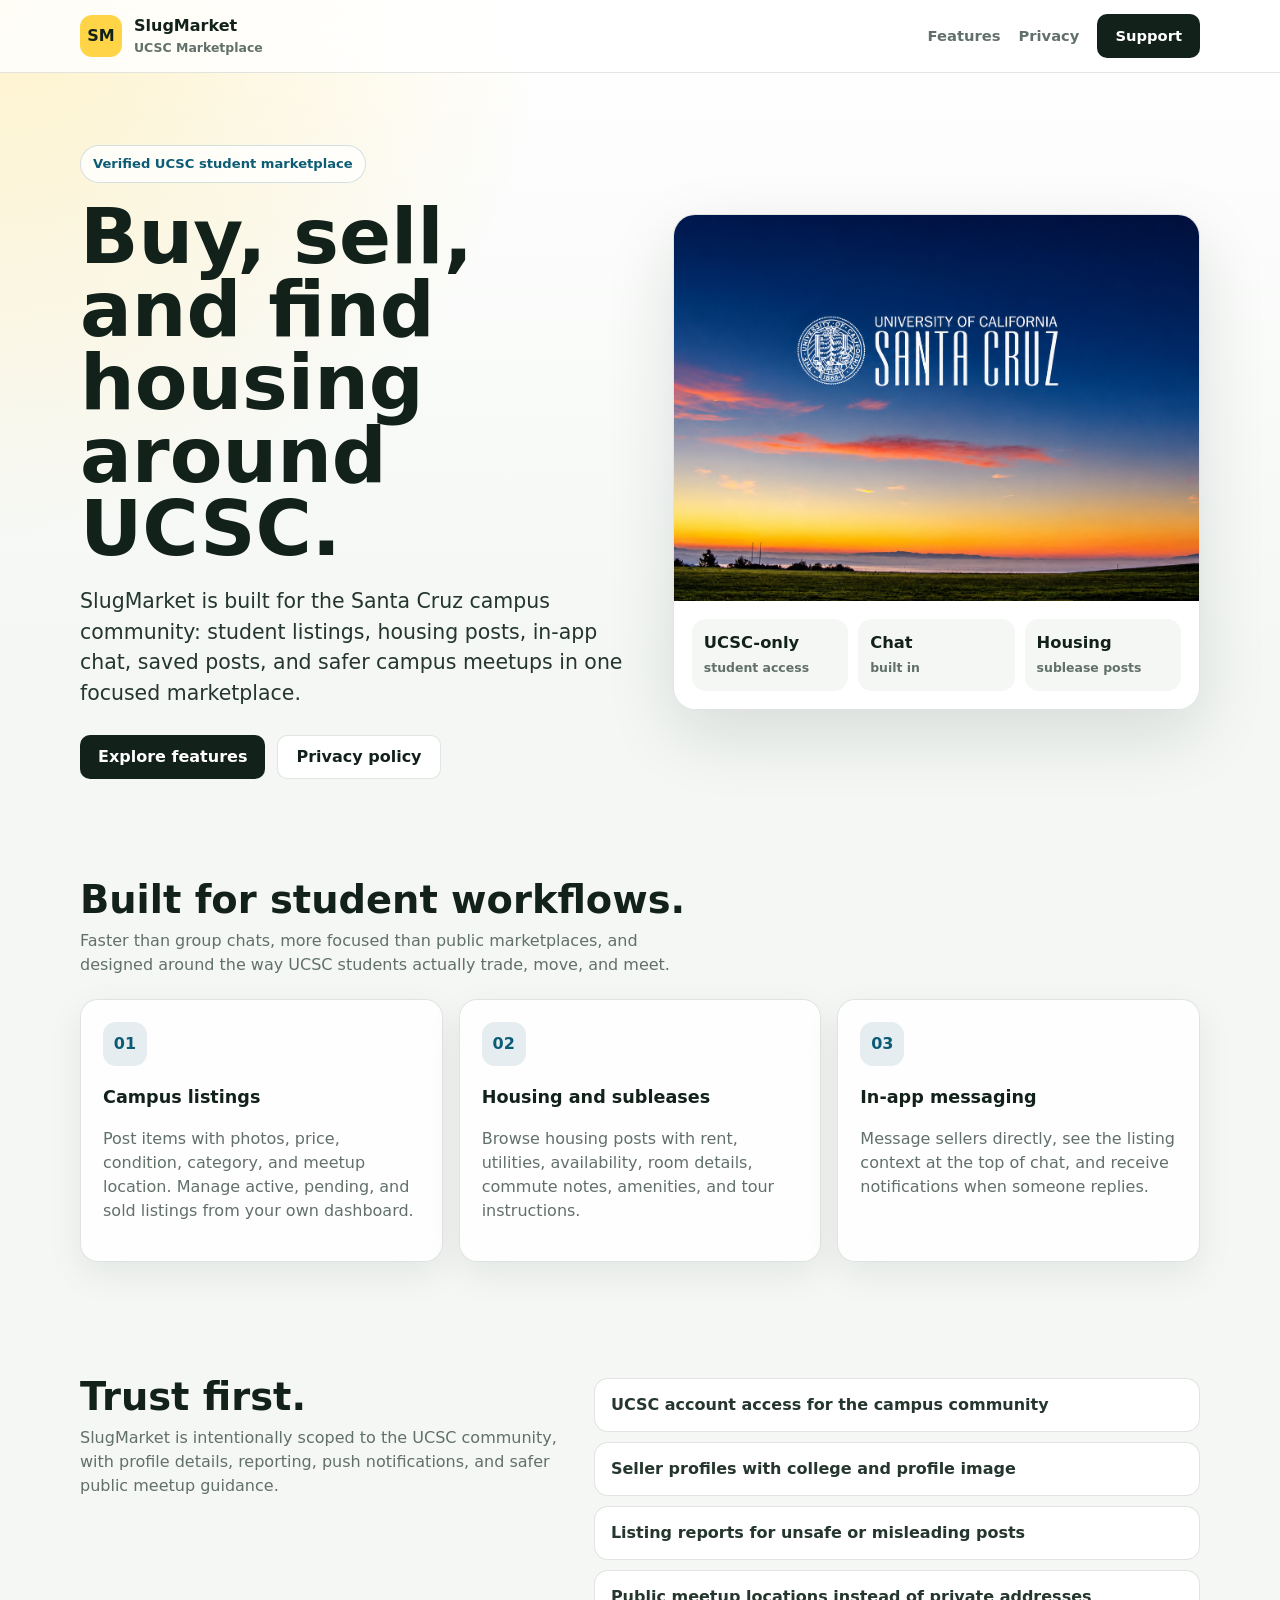
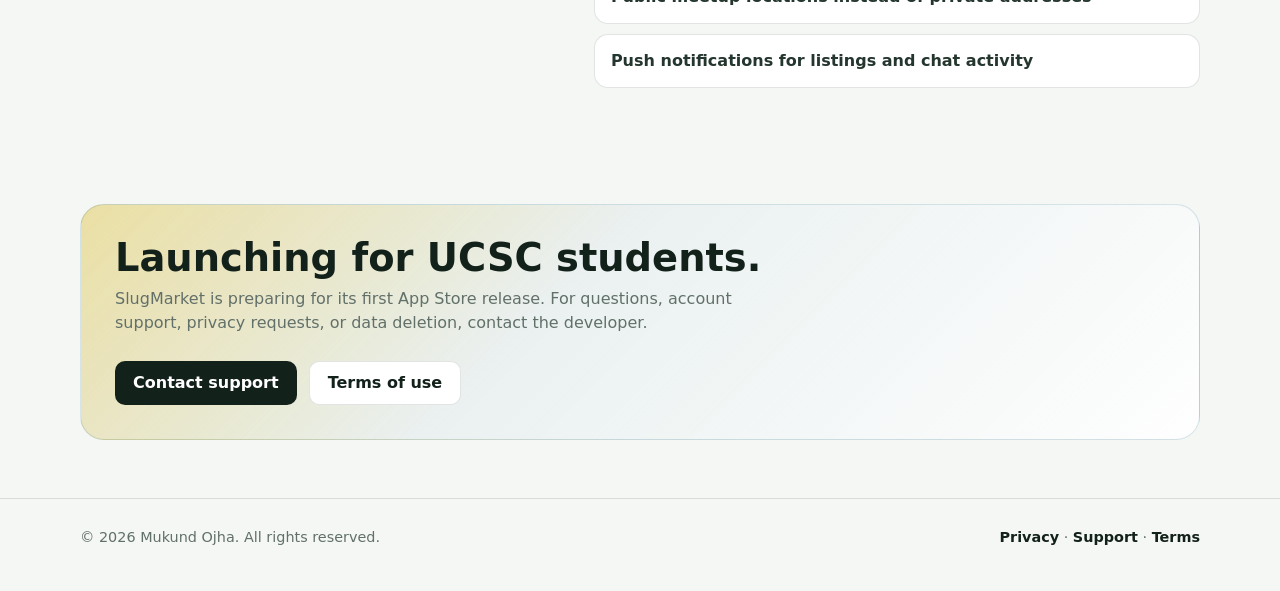
<file: index.html>
<!doctype html>
<html lang="en">
  <head>
    <meta charset="utf-8">
    <meta name="viewport" content="width=device-width, initial-scale=1">
    <title>SlugMarket | UCSC Student Marketplace</title>
    <meta
      name="description"
      content="SlugMarket is a UCSC-only marketplace where students can buy, sell, find housing, and message safely inside the campus community."
    >
    <link rel="stylesheet" href="./styles.css">
  </head>
  <body>
    <nav class="nav">
      <div class="shell nav-inner">
        <a class="brand" href="./index.html" aria-label="SlugMarket home">
          <span class="brand-mark">SM</span>
          <span class="brand-text">
            <span class="brand-title">SlugMarket</span>
            <span class="brand-subtitle">UCSC Marketplace</span>
          </span>
        </a>
        <div class="nav-links">
          <a href="#features">Features</a>
          <a href="./privacy.html">Privacy</a>
          <a class="button" href="./support.html">Support</a>
        </div>
      </div>
    </nav>

    <main>
      <section class="hero">
        <div class="shell hero-grid">
          <div>
            <span class="eyebrow">Verified UCSC student marketplace</span>
            <h1>Buy, sell, and find housing around UCSC.</h1>
            <p class="lead">
              SlugMarket is built for the Santa Cruz campus community: student listings,
              housing posts, in-app chat, saved posts, and safer campus meetups in one
              focused marketplace.
            </p>
            <div class="hero-actions">
              <a class="button" href="#features">Explore features</a>
              <a class="button secondary" href="./privacy.html">Privacy policy</a>
            </div>
          </div>

          <article class="hero-card" aria-label="SlugMarket campus preview">
            <img
              class="hero-image"
              src="./assets/slugmarket-header.png"
              alt="UCSC campus themed SlugMarket header"
            >
            <div class="hero-card-footer">
              <div class="stats">
                <div class="stat">
                  <strong>UCSC-only</strong>
                  <span>student access</span>
                </div>
                <div class="stat">
                  <strong>Chat</strong>
                  <span>built in</span>
                </div>
                <div class="stat">
                  <strong>Housing</strong>
                  <span>sublease posts</span>
                </div>
              </div>
            </div>
          </article>
        </div>
      </section>

      <section id="features" class="section">
        <div class="shell">
          <div class="section-header">
            <div>
              <h2>Built for student workflows.</h2>
              <p class="section-copy">
                Faster than group chats, more focused than public marketplaces, and
                designed around the way UCSC students actually trade, move, and meet.
              </p>
            </div>
          </div>

          <div class="cards">
            <article class="card">
              <div class="card-icon">01</div>
              <h3>Campus listings</h3>
              <p>
                Post items with photos, price, condition, category, and meetup location.
                Manage active, pending, and sold listings from your own dashboard.
              </p>
            </article>
            <article class="card">
              <div class="card-icon">02</div>
              <h3>Housing and subleases</h3>
              <p>
                Browse housing posts with rent, utilities, availability, room details,
                commute notes, amenities, and tour instructions.
              </p>
            </article>
            <article class="card">
              <div class="card-icon">03</div>
              <h3>In-app messaging</h3>
              <p>
                Message sellers directly, see the listing context at the top of chat,
                and receive notifications when someone replies.
              </p>
            </article>
          </div>
        </div>
      </section>

      <section class="section">
        <div class="shell split">
          <div>
            <h2>Trust first.</h2>
            <p class="section-copy">
              SlugMarket is intentionally scoped to the UCSC community, with profile
              details, reporting, push notifications, and safer public meetup guidance.
            </p>
          </div>
          <ul class="feature-list">
            <li>UCSC account access for the campus community</li>
            <li>Seller profiles with college and profile image</li>
            <li>Listing reports for unsafe or misleading posts</li>
            <li>Public meetup locations instead of private addresses</li>
            <li>Push notifications for listings and chat activity</li>
          </ul>
        </div>
      </section>

      <section class="section">
        <div class="shell cta">
          <h2>Launching for UCSC students.</h2>
          <p class="section-copy">
            SlugMarket is preparing for its first App Store release. For questions,
            account support, privacy requests, or data deletion, contact the developer.
          </p>
          <div class="hero-actions">
            <a class="button" href="./support.html">Contact support</a>
            <a class="button secondary" href="./terms.html">Terms of use</a>
          </div>
        </div>
      </section>
    </main>

    <footer class="footer">
      <div class="shell footer-inner">
        <span>&copy; 2026 Mukund Ojha. All rights reserved.</span>
        <span>
          <a href="./privacy.html">Privacy</a> ·
          <a href="./support.html">Support</a> ·
          <a href="./terms.html">Terms</a>
        </span>
      </div>
    </footer>
  </body>
</html>
</file>
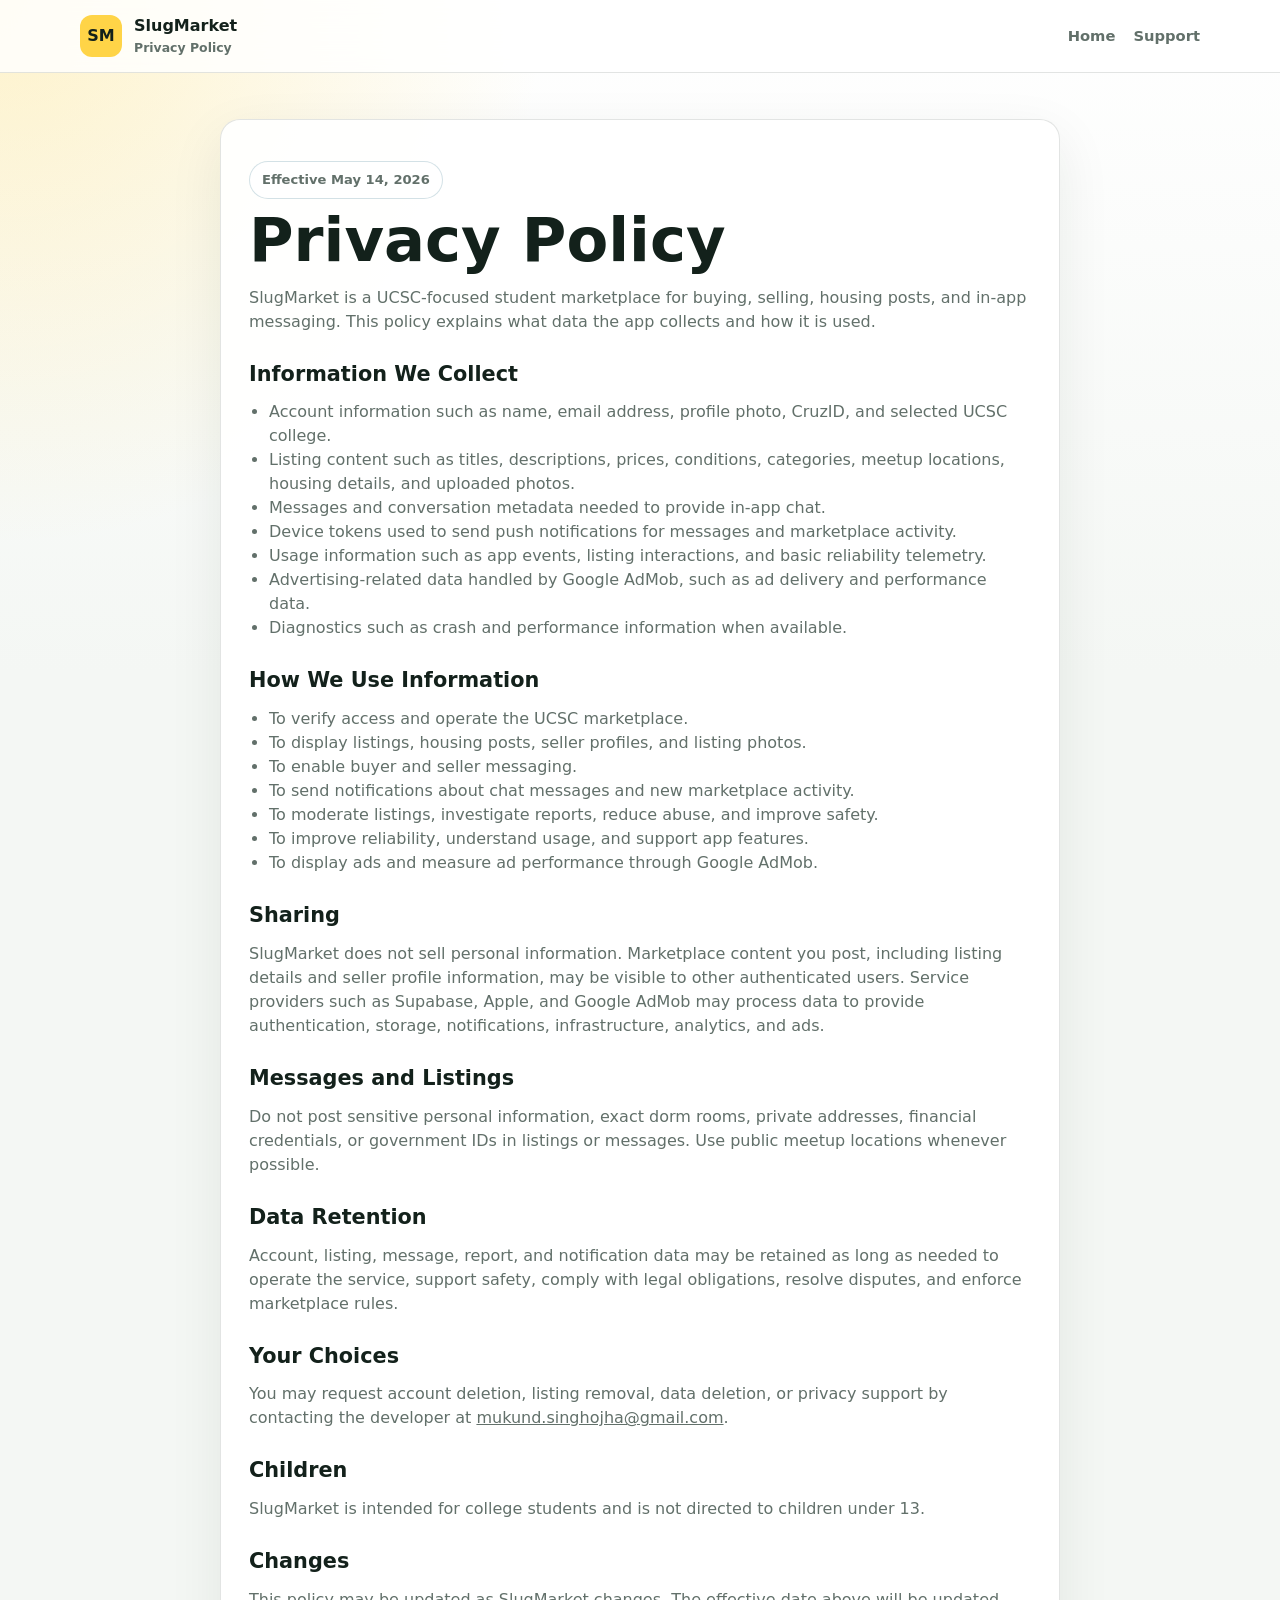
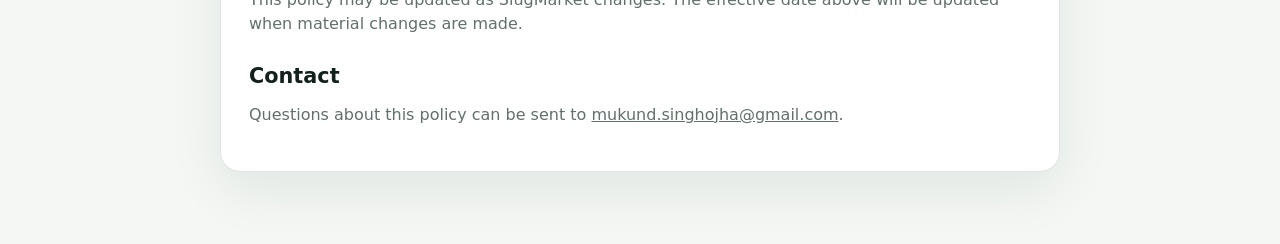
<file: privacy.html>
<!doctype html>
<html lang="en">
  <head>
    <meta charset="utf-8">
    <meta name="viewport" content="width=device-width, initial-scale=1">
    <title>Privacy Policy | SlugMarket</title>
    <meta name="description" content="SlugMarket privacy policy.">
    <link rel="stylesheet" href="./styles.css">
  </head>
  <body>
    <nav class="nav">
      <div class="shell nav-inner">
        <a class="brand" href="./index.html" aria-label="SlugMarket home">
          <span class="brand-mark">SM</span>
          <span class="brand-text">
            <span class="brand-title">SlugMarket</span>
            <span class="brand-subtitle">Privacy Policy</span>
          </span>
        </a>
        <div class="nav-links">
          <a href="./index.html">Home</a>
          <a href="./support.html">Support</a>
        </div>
      </div>
    </nav>

    <main class="page">
      <article class="shell policy">
        <p class="eyebrow">Effective May 14, 2026</p>
        <h1>Privacy Policy</h1>
        <p>
          SlugMarket is a UCSC-focused student marketplace for buying, selling,
          housing posts, and in-app messaging. This policy explains what data the app
          collects and how it is used.
        </p>

        <h2>Information We Collect</h2>
        <ul>
          <li>Account information such as name, email address, profile photo, CruzID, and selected UCSC college.</li>
          <li>Listing content such as titles, descriptions, prices, conditions, categories, meetup locations, housing details, and uploaded photos.</li>
          <li>Messages and conversation metadata needed to provide in-app chat.</li>
          <li>Device tokens used to send push notifications for messages and marketplace activity.</li>
          <li>Usage information such as app events, listing interactions, and basic reliability telemetry.</li>
          <li>Advertising-related data handled by Google AdMob, such as ad delivery and performance data.</li>
          <li>Diagnostics such as crash and performance information when available.</li>
        </ul>

        <h2>How We Use Information</h2>
        <ul>
          <li>To verify access and operate the UCSC marketplace.</li>
          <li>To display listings, housing posts, seller profiles, and listing photos.</li>
          <li>To enable buyer and seller messaging.</li>
          <li>To send notifications about chat messages and new marketplace activity.</li>
          <li>To moderate listings, investigate reports, reduce abuse, and improve safety.</li>
          <li>To improve reliability, understand usage, and support app features.</li>
          <li>To display ads and measure ad performance through Google AdMob.</li>
        </ul>

        <h2>Sharing</h2>
        <p>
          SlugMarket does not sell personal information. Marketplace content you post,
          including listing details and seller profile information, may be visible to
          other authenticated users. Service providers such as Supabase, Apple, and
          Google AdMob may process data to provide authentication, storage,
          notifications, infrastructure, analytics, and ads.
        </p>

        <h2>Messages and Listings</h2>
        <p>
          Do not post sensitive personal information, exact dorm rooms, private
          addresses, financial credentials, or government IDs in listings or messages.
          Use public meetup locations whenever possible.
        </p>

        <h2>Data Retention</h2>
        <p>
          Account, listing, message, report, and notification data may be retained as
          long as needed to operate the service, support safety, comply with legal
          obligations, resolve disputes, and enforce marketplace rules.
        </p>

        <h2>Your Choices</h2>
        <p>
          You may request account deletion, listing removal, data deletion, or privacy
          support by contacting the developer at
          <a href="mailto:mukund.singhojha@gmail.com">mukund.singhojha@gmail.com</a>.
        </p>

        <h2>Children</h2>
        <p>
          SlugMarket is intended for college students and is not directed to children
          under 13.
        </p>

        <h2>Changes</h2>
        <p>
          This policy may be updated as SlugMarket changes. The effective date above
          will be updated when material changes are made.
        </p>

        <h2>Contact</h2>
        <p>
          Questions about this policy can be sent to
          <a href="mailto:mukund.singhojha@gmail.com">mukund.singhojha@gmail.com</a>.
        </p>
      </article>
    </main>
  </body>
</html>
</file>
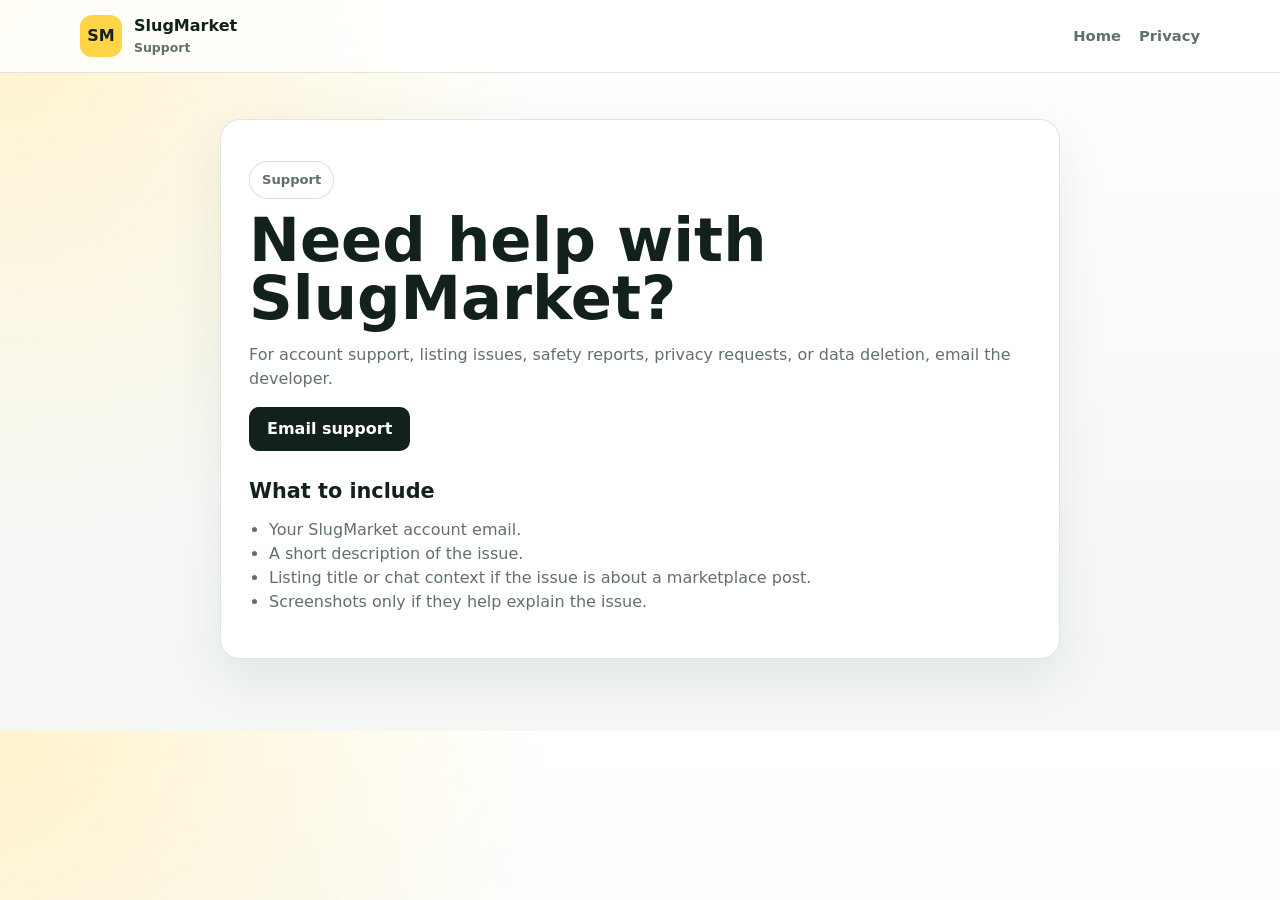
<file: support.html>
<!doctype html>
<html lang="en">
  <head>
    <meta charset="utf-8">
    <meta name="viewport" content="width=device-width, initial-scale=1">
    <title>Support | SlugMarket</title>
    <meta name="description" content="Contact SlugMarket support.">
    <link rel="stylesheet" href="./styles.css">
  </head>
  <body>
    <nav class="nav">
      <div class="shell nav-inner">
        <a class="brand" href="./index.html" aria-label="SlugMarket home">
          <span class="brand-mark">SM</span>
          <span class="brand-text">
            <span class="brand-title">SlugMarket</span>
            <span class="brand-subtitle">Support</span>
          </span>
        </a>
        <div class="nav-links">
          <a href="./index.html">Home</a>
          <a href="./privacy.html">Privacy</a>
        </div>
      </div>
    </nav>

    <main class="page">
      <article class="shell policy">
        <p class="eyebrow">Support</p>
        <h1>Need help with SlugMarket?</h1>
        <p>
          For account support, listing issues, safety reports, privacy requests, or
          data deletion, email the developer.
        </p>
        <p>
          <a class="button" href="mailto:mukund.singhojha@gmail.com">Email support</a>
        </p>

        <h2>What to include</h2>
        <ul>
          <li>Your SlugMarket account email.</li>
          <li>A short description of the issue.</li>
          <li>Listing title or chat context if the issue is about a marketplace post.</li>
          <li>Screenshots only if they help explain the issue.</li>
        </ul>
      </article>
    </main>
  </body>
</html>
</file>
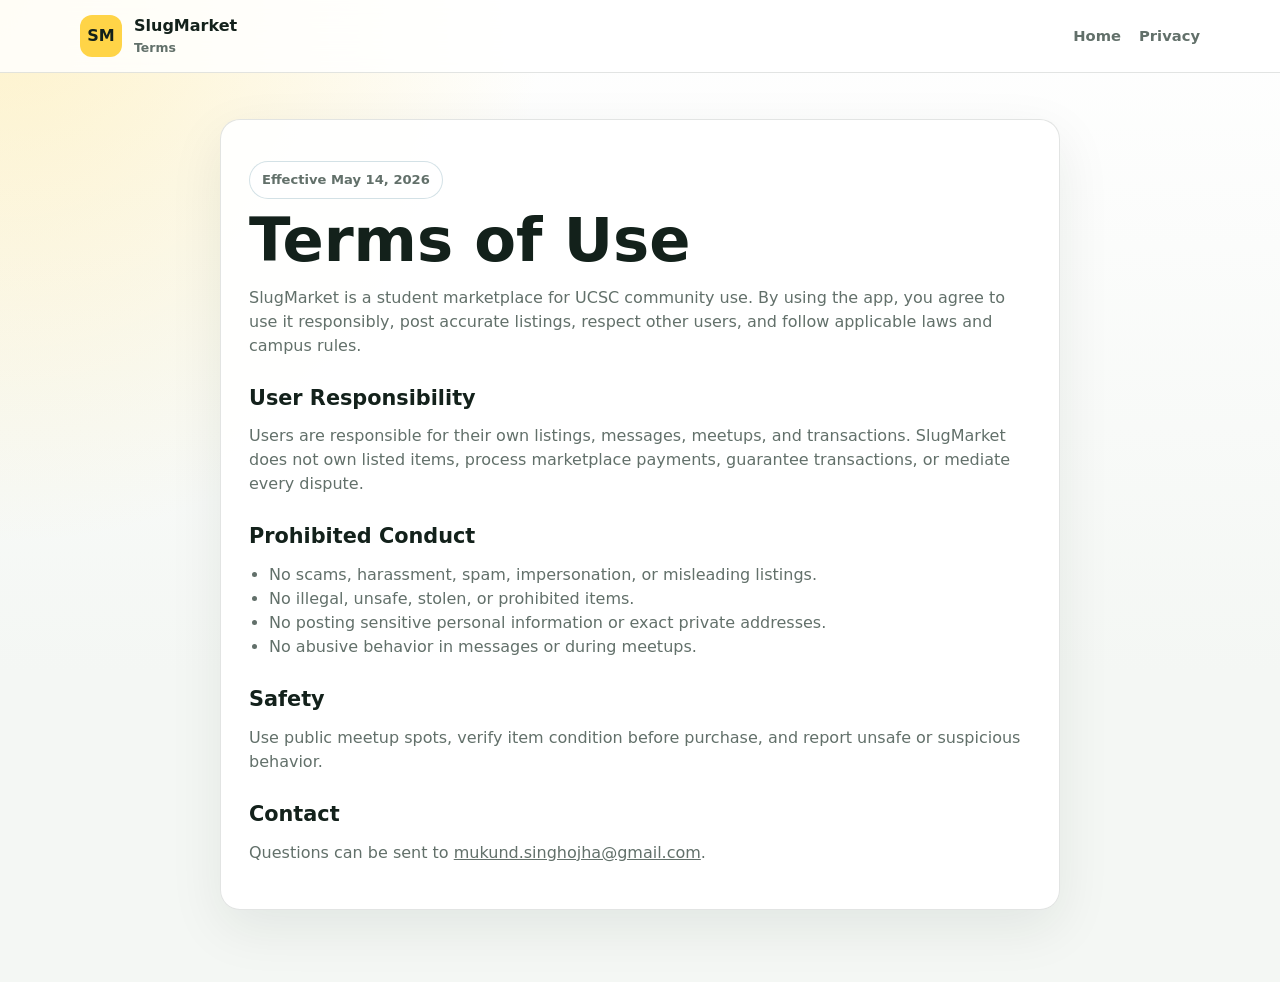
<file: terms.html>
<!doctype html>
<html lang="en">
  <head>
    <meta charset="utf-8">
    <meta name="viewport" content="width=device-width, initial-scale=1">
    <title>Terms of Use | SlugMarket</title>
    <meta name="description" content="SlugMarket terms of use.">
    <link rel="stylesheet" href="./styles.css">
  </head>
  <body>
    <nav class="nav">
      <div class="shell nav-inner">
        <a class="brand" href="./index.html" aria-label="SlugMarket home">
          <span class="brand-mark">SM</span>
          <span class="brand-text">
            <span class="brand-title">SlugMarket</span>
            <span class="brand-subtitle">Terms</span>
          </span>
        </a>
        <div class="nav-links">
          <a href="./index.html">Home</a>
          <a href="./privacy.html">Privacy</a>
        </div>
      </div>
    </nav>

    <main class="page">
      <article class="shell policy">
        <p class="eyebrow">Effective May 14, 2026</p>
        <h1>Terms of Use</h1>
        <p>
          SlugMarket is a student marketplace for UCSC community use. By using the
          app, you agree to use it responsibly, post accurate listings, respect other
          users, and follow applicable laws and campus rules.
        </p>

        <h2>User Responsibility</h2>
        <p>
          Users are responsible for their own listings, messages, meetups, and
          transactions. SlugMarket does not own listed items, process marketplace
          payments, guarantee transactions, or mediate every dispute.
        </p>

        <h2>Prohibited Conduct</h2>
        <ul>
          <li>No scams, harassment, spam, impersonation, or misleading listings.</li>
          <li>No illegal, unsafe, stolen, or prohibited items.</li>
          <li>No posting sensitive personal information or exact private addresses.</li>
          <li>No abusive behavior in messages or during meetups.</li>
        </ul>

        <h2>Safety</h2>
        <p>
          Use public meetup spots, verify item condition before purchase, and report
          unsafe or suspicious behavior.
        </p>

        <h2>Contact</h2>
        <p>
          Questions can be sent to
          <a href="mailto:mukund.singhojha@gmail.com">mukund.singhojha@gmail.com</a>.
        </p>
      </article>
    </main>
  </body>
</html>
</file>
<file: styles.css>
:root {
  color-scheme: light;
  --forest: #13211b;
  --fog: #f4f7f4;
  --ocean: #0d5c75;
  --redwood: #90372a;
  --banana: #ffd447;
  --ink: #24362e;
  --muted: #62706a;
  --line: rgba(19, 33, 27, 0.12);
  --panel: rgba(255, 255, 255, 0.9);
}

* {
  box-sizing: border-box;
}

html {
  min-width: 320px;
  scroll-behavior: smooth;
}

body {
  margin: 0;
  background:
    radial-gradient(circle at top left, rgba(255, 212, 71, 0.28), transparent 34rem),
    linear-gradient(180deg, #ffffff 0, var(--fog) 42rem);
  color: var(--forest);
  font-family: Inter, ui-sans-serif, system-ui, -apple-system, BlinkMacSystemFont, "Segoe UI", sans-serif;
  line-height: 1.5;
}

a {
  color: inherit;
}

img {
  display: block;
  max-width: 100%;
}

.shell {
  width: min(1120px, calc(100% - 32px));
  margin: 0 auto;
}

.nav {
  position: sticky;
  top: 0;
  z-index: 10;
  border-bottom: 1px solid var(--line);
  background: rgba(255, 255, 255, 0.82);
  backdrop-filter: blur(18px);
}

.nav-inner {
  display: flex;
  align-items: center;
  justify-content: space-between;
  gap: 20px;
  min-height: 72px;
}

.brand {
  display: flex;
  align-items: center;
  gap: 12px;
  text-decoration: none;
}

.brand-mark {
  display: grid;
  width: 42px;
  height: 42px;
  place-items: center;
  border-radius: 12px;
  background: var(--banana);
  color: var(--forest);
  font-weight: 900;
}

.brand-text {
  display: grid;
  gap: 1px;
}

.brand-title {
  font-size: 1rem;
  font-weight: 800;
  letter-spacing: 0;
}

.brand-subtitle {
  color: var(--muted);
  font-size: 0.78rem;
  font-weight: 650;
}

.nav-links {
  display: flex;
  align-items: center;
  gap: 18px;
  color: var(--muted);
  font-size: 0.92rem;
  font-weight: 700;
}

.nav-links a {
  text-decoration: none;
}

.nav-links a:hover {
  color: var(--forest);
}

.button {
  display: inline-flex;
  align-items: center;
  justify-content: center;
  min-height: 44px;
  border-radius: 10px;
  padding: 0 18px;
  background: var(--forest);
  color: white;
  font-weight: 800;
  text-decoration: none;
}

.button.secondary {
  border: 1px solid var(--line);
  background: white;
  color: var(--forest);
}

.hero {
  padding: 72px 0 44px;
}

.hero-grid {
  display: grid;
  grid-template-columns: minmax(0, 1.02fr) minmax(340px, 0.98fr);
  align-items: center;
  gap: 44px;
}

.eyebrow {
  display: inline-flex;
  align-items: center;
  gap: 8px;
  border: 1px solid rgba(13, 92, 117, 0.18);
  border-radius: 999px;
  padding: 8px 12px;
  background: rgba(255, 255, 255, 0.76);
  color: var(--ocean);
  font-size: 0.82rem;
  font-weight: 800;
}

h1 {
  max-width: 760px;
  margin: 18px 0 16px;
  font-size: clamp(2.65rem, 6vw, 5.45rem);
  line-height: 0.95;
  letter-spacing: 0;
}

.lead {
  max-width: 680px;
  color: var(--ink);
  font-size: clamp(1.08rem, 2vw, 1.28rem);
}

.hero-actions {
  display: flex;
  flex-wrap: wrap;
  gap: 12px;
  margin-top: 26px;
}

.hero-card {
  overflow: hidden;
  border: 1px solid var(--line);
  border-radius: 22px;
  background: var(--panel);
  box-shadow: 0 24px 70px rgba(19, 33, 27, 0.12);
}

.hero-image {
  width: 100%;
  aspect-ratio: 1.36;
  object-fit: cover;
}

.hero-card-footer {
  display: grid;
  gap: 14px;
  padding: 18px;
}

.stats {
  display: grid;
  grid-template-columns: repeat(3, 1fr);
  gap: 10px;
}

.stat {
  border-radius: 14px;
  background: var(--fog);
  padding: 12px;
}

.stat strong {
  display: block;
  font-size: 1.02rem;
}

.stat span {
  color: var(--muted);
  font-size: 0.78rem;
  font-weight: 700;
}

.section {
  padding: 58px 0;
}

.section-header {
  display: flex;
  align-items: end;
  justify-content: space-between;
  gap: 24px;
  margin-bottom: 22px;
}

h2 {
  margin: 0;
  font-size: clamp(1.8rem, 3vw, 2.65rem);
  line-height: 1;
}

.section-copy {
  max-width: 620px;
  margin: 10px 0 0;
  color: var(--muted);
}

.cards {
  display: grid;
  grid-template-columns: repeat(3, 1fr);
  gap: 16px;
}

.card {
  min-height: 220px;
  border: 1px solid var(--line);
  border-radius: 18px;
  background: rgba(255, 255, 255, 0.86);
  padding: 22px;
  box-shadow: 0 12px 36px rgba(19, 33, 27, 0.07);
}

.card-icon {
  display: grid;
  width: 44px;
  height: 44px;
  place-items: center;
  border-radius: 13px;
  background: rgba(13, 92, 117, 0.1);
  color: var(--ocean);
  font-weight: 900;
}

.card h3 {
  margin: 18px 0 8px;
  font-size: 1.1rem;
}

.card p,
.policy p,
.policy li {
  color: var(--muted);
}

.split {
  display: grid;
  grid-template-columns: 0.9fr 1.1fr;
  gap: 18px;
}

.feature-list {
  display: grid;
  gap: 10px;
  margin: 0;
  padding: 0;
  list-style: none;
}

.feature-list li {
  border: 1px solid var(--line);
  border-radius: 14px;
  background: white;
  padding: 14px 16px;
  color: var(--ink);
  font-weight: 700;
}

.cta {
  border: 1px solid rgba(13, 92, 117, 0.16);
  border-radius: 24px;
  background:
    linear-gradient(135deg, rgba(255, 212, 71, 0.42), transparent 42%),
    linear-gradient(135deg, rgba(13, 92, 117, 0.1), rgba(255, 255, 255, 0.88));
  padding: 34px;
}

.footer {
  border-top: 1px solid var(--line);
  padding: 28px 0 42px;
  color: var(--muted);
  font-size: 0.9rem;
}

.footer-inner {
  display: flex;
  justify-content: space-between;
  gap: 18px;
}

.footer a {
  color: var(--forest);
  font-weight: 750;
  text-decoration: none;
}

.page {
  padding: 46px 0 72px;
}

.policy {
  max-width: 840px;
  border: 1px solid var(--line);
  border-radius: 20px;
  background: rgba(255, 255, 255, 0.92);
  padding: 28px;
  box-shadow: 0 18px 54px rgba(19, 33, 27, 0.08);
}

.policy h1 {
  margin-top: 0;
  font-size: clamp(2.1rem, 5vw, 3.8rem);
}

.policy h2 {
  margin-top: 30px;
  font-size: 1.3rem;
}

.policy ul {
  padding-left: 20px;
}

@media (max-width: 860px) {
  .hero-grid,
  .split,
  .cards {
    grid-template-columns: 1fr;
  }

  .hero {
    padding-top: 46px;
  }

  .section-header,
  .footer-inner {
    align-items: start;
    flex-direction: column;
  }
}

@media (max-width: 640px) {
  .nav-inner {
    min-height: auto;
    padding: 14px 0;
  }

  .brand-subtitle,
  .nav-links a:not(.button) {
    display: none;
  }

  .hero-card {
    border-radius: 18px;
  }

  .stats {
    grid-template-columns: 1fr;
  }

  .card,
  .policy,
  .cta {
    padding: 20px;
  }
}
</file>
